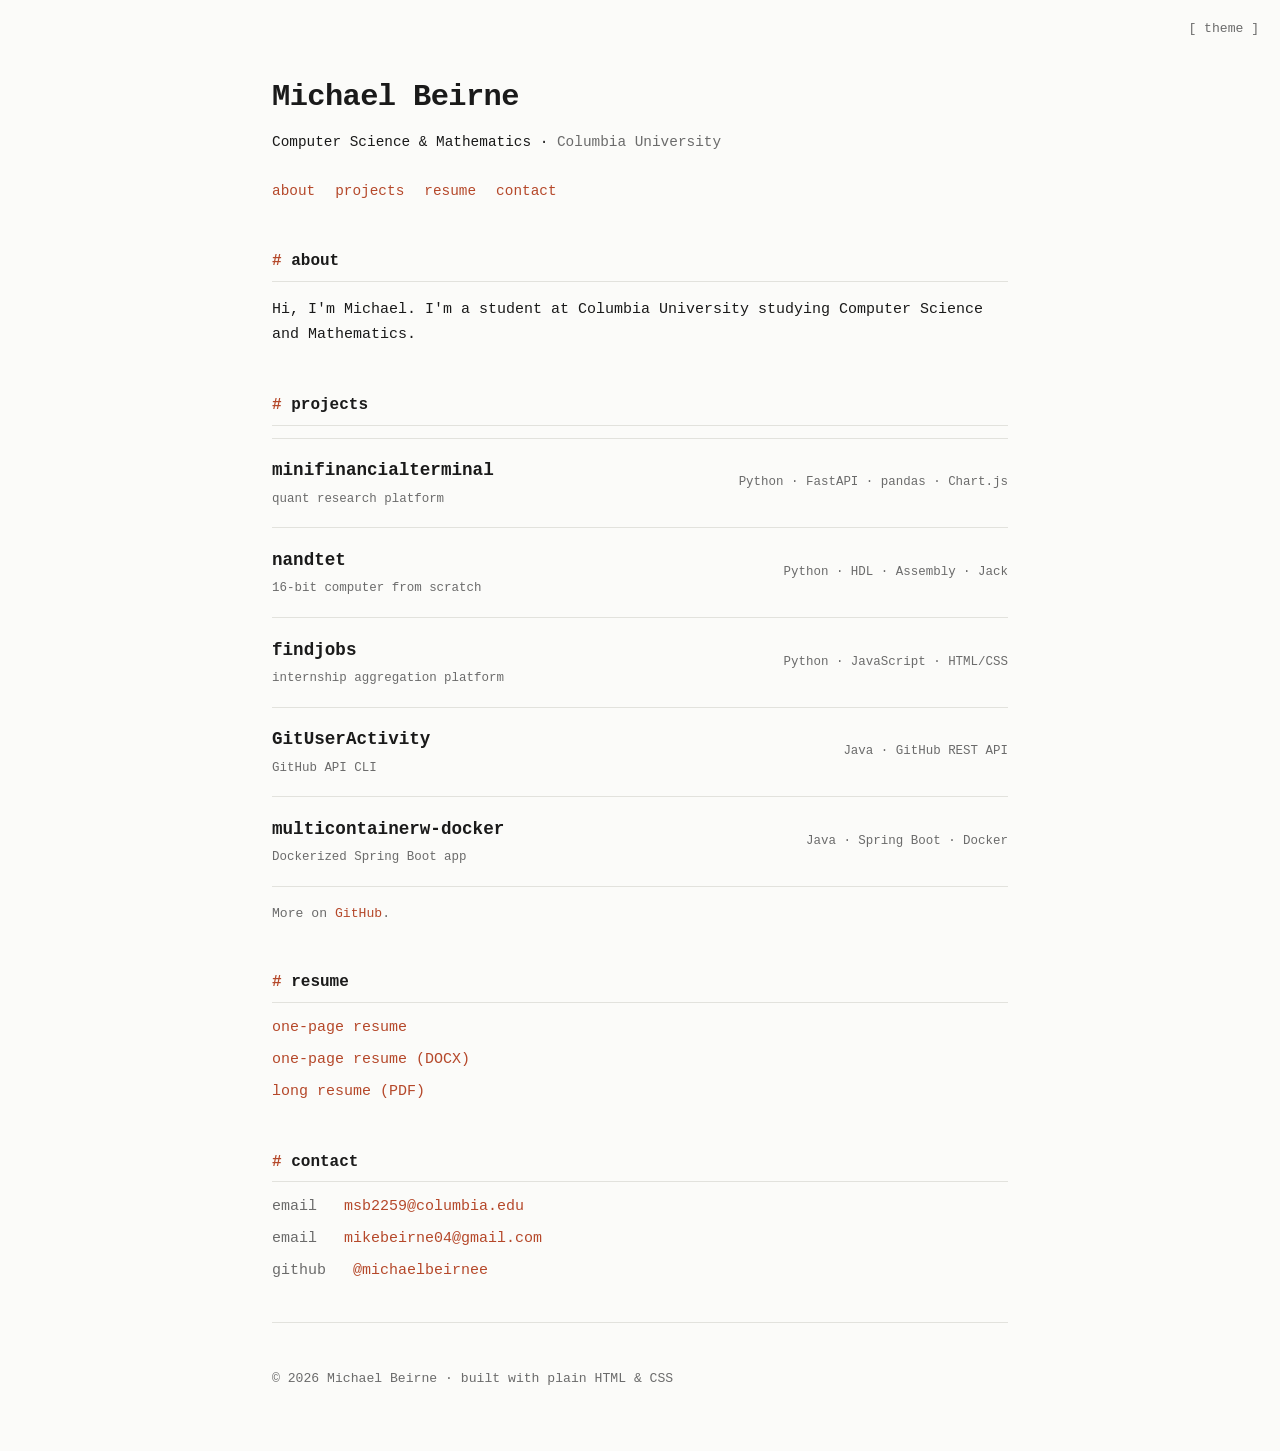
<file: index.html>
<!DOCTYPE html>
<html lang="en">
<head>
  <meta charset="UTF-8" />
  <meta name="viewport" content="width=device-width, initial-scale=1.0" />
  <title>Michael Beirne</title>
  <meta name="description" content="Personal website of Michael Beirne." />
  <link rel="preconnect" href="https://fonts.googleapis.com" />
  <link rel="stylesheet" href="./style.css" />
  <link rel="icon" href="data:image/svg+xml,<svg xmlns=%22http://www.w3.org/2000/svg%22 viewBox=%220 0 100 100%22><text y=%22.9em%22 font-size=%2290%22>%E2%9C%B3</text></svg>" />
</head>
<body>
  <button id="theme-toggle" aria-label="Toggle color theme" title="Toggle theme">[ theme ]</button>

  <main>
    <header class="intro">
      <h1>Michael Beirne</h1>
      <p class="tagline">Computer Science &amp; Mathematics &middot; <span class="muted">Columbia University</span></p>
    </header>

    <nav class="toc">
      <a href="#about">about</a>
      <a href="#projects">projects</a>
      <a href="#resume">resume</a>
      <a href="#contact">contact</a>
    </nav>

    <section id="about">
      <h2>about</h2>
      <p>
        Hi, I'm Michael. I'm a student at Columbia University studying
        Computer Science and Mathematics.
      </p>
    </section>

    <section id="projects">
      <h2>projects</h2>
      <ul class="proj-list">

        <li class="proj-item">
          <div class="proj-info">
            <a href="https://github.com/michaelbeirnee/minifinancialterminal" class="proj-name">minifinancialterminal</a>
            <span class="proj-type muted">quant research platform</span>
          </div>
          <span class="proj-stack muted">Python &middot; FastAPI &middot; pandas &middot; Chart.js</span>
          <div class="proj-preview">
            <div class="demo demo-terminal">
              <div class="demo-topbar">
                <span class="dot"></span><span class="dot"></span><span class="dot"></span>
                <span class="demo-title">market-data &mdash; factor-model</span>
              </div>
              <div class="demo-body">
                <div class="demo-chart">
                  <div class="chart-bars">
                    <div class="bar dn" style="--h:45%"></div>
                    <div class="bar up" style="--h:62%"></div>
                    <div class="bar dn" style="--h:38%"></div>
                    <div class="bar up" style="--h:71%"></div>
                    <div class="bar up" style="--h:55%"></div>
                    <div class="bar dn" style="--h:48%"></div>
                    <div class="bar up" style="--h:80%"></div>
                    <div class="bar dn" style="--h:60%"></div>
                    <div class="bar up" style="--h:74%"></div>
                    <div class="bar up" style="--h:88%"></div>
                    <div class="bar dn" style="--h:66%"></div>
                    <div class="bar up" style="--h:92%"></div>
                  </div>
                </div>
                <div class="demo-metrics">
                  <div class="metric"><span class="mk">CAGR</span><span class="mv gn">+18.4%</span></div>
                  <div class="metric"><span class="mk">Sharpe</span><span class="mv gn">1.87</span></div>
                  <div class="metric"><span class="mk">Sortino</span><span class="mv gn">2.41</span></div>
                  <div class="metric"><span class="mk">Max DD</span><span class="mv rd">-12.3%</span></div>
                  <div class="metric"><span class="mk">Alpha</span><span class="mv gn">0.023</span></div>
                  <div class="metric"><span class="mk">Beta</span><span class="mv">0.84</span></div>
                </div>
              </div>
            </div>
          </div>
        </li>

        <li class="proj-item">
          <div class="proj-info">
            <a href="https://github.com/michaelbeirnee/nandtet" class="proj-name">nandtet</a>
            <span class="proj-type muted">16-bit computer from scratch</span>
          </div>
          <span class="proj-stack muted">Python &middot; HDL &middot; Assembly &middot; Jack</span>
          <div class="proj-preview">
            <div class="demo demo-stack">
              <div class="stack-label">nand2tetris &mdash; full software stack</div>
              <div class="stack-layers">
                <div class="layer la"><span>Tetris (Jack)</span><span class="lr">application</span></div>
                <div class="layer lb"><span>OS Library</span><span class="lr">os</span></div>
                <div class="layer lc"><span>Jack Compiler</span><span class="lr">compiler</span></div>
                <div class="layer ld"><span>VM Translator</span><span class="lr">vm</span></div>
                <div class="layer le"><span>Assembler</span><span class="lr">assembler</span></div>
                <div class="layer lf"><span>CPU / ALU / Gates (HDL)</span><span class="lr">hardware</span></div>
              </div>
            </div>
          </div>
        </li>

        <li class="proj-item">
          <div class="proj-info">
            <a href="https://github.com/michaelbeirnee/findjobs" class="proj-name">findjobs</a>
            <span class="proj-type muted">internship aggregation platform</span>
          </div>
          <span class="proj-stack muted">Python &middot; JavaScript &middot; HTML/CSS</span>
          <div class="proj-preview">
            <div class="demo demo-jobs">
              <div class="jobs-header">
                <span class="jobs-title">findjobs</span>
                <div class="jobs-tabs">
                  <span class="jtab active">SWE</span>
                  <span class="jtab">IB</span>
                  <span class="jtab">PE</span>
                  <span class="jtab">VC</span>
                  <span class="jtab">HF</span>
                </div>
              </div>
              <div class="jobs-list">
                <div class="job-row"><span class="jco">Jane Street</span><span class="jrl">SWE Intern</span><span class="jst open">Open</span></div>
                <div class="job-row"><span class="jco">Citadel</span><span class="jrl">SWE Intern</span><span class="jst applied">Applied</span></div>
                <div class="job-row"><span class="jco">Two Sigma</span><span class="jrl">SWE Intern</span><span class="jst open">Open</span></div>
                <div class="job-row"><span class="jco">DE Shaw</span><span class="jrl">SWE Intern</span><span class="jst closed">Closed</span></div>
                <div class="job-row"><span class="jco">Stripe</span><span class="jrl">SWE Intern</span><span class="jst open">Open</span></div>
                <div class="job-row"><span class="jco">Hudson River</span><span class="jrl">SWE Intern</span><span class="jst applied">Applied</span></div>
              </div>
            </div>
          </div>
        </li>

        <li class="proj-item">
          <div class="proj-info">
            <a href="https://github.com/michaelbeirnee/GitUserActivity" class="proj-name">GitUserActivity</a>
            <span class="proj-type muted">GitHub API CLI</span>
          </div>
          <span class="proj-stack muted">Java &middot; GitHub REST API</span>
          <div class="proj-preview">
            <div class="demo demo-terminal">
              <div class="demo-topbar">
                <span class="dot"></span><span class="dot"></span><span class="dot"></span>
                <span class="demo-title">github-user-events</span>
              </div>
              <div class="demo-body">
                <pre style="margin:0; font-size:0.75rem; line-height:1.3;">java CLI &lt;username&gt;
GET /users/{username}/events
JSON activity payload</pre>
              </div>
            </div>
          </div>
        </li>

        <li class="proj-item">
          <div class="proj-info">
            <a href="https://github.com/michaelbeirnee/multicontainerw-docker" class="proj-name">multicontainerw-docker</a>
            <span class="proj-type muted">Dockerized Spring Boot app</span>
          </div>
          <span class="proj-stack muted">Java &middot; Spring Boot &middot; Docker</span>
          <div class="proj-preview">
            <div class="demo demo-terminal">
              <div class="demo-topbar">
                <span class="dot"></span><span class="dot"></span><span class="dot"></span>
                <span class="demo-title">docker build &amp; run</span>
              </div>
              <div class="demo-body">
                <pre style="margin:0; font-size:0.75rem; line-height:1.3;">mvn clean package -DskipTests
docker build -t todo-app .
docker run -p 3000:3000 todo-app</pre>
              </div>
            </div>
          </div>
        </li>

      </ul>
      <p class="muted small" style="margin-top:1rem">
        More on <a href="https://github.com/michaelbeirnee">GitHub</a>.
      </p>
    </section>

    <section id="resume">
      <h2>resume</h2>
      <ul class="links">
        <li><a href="./resume.html">one-page resume</a></li>
        <li><a href="./Beirne%20Michael%20Columbia.docx">one-page resume (DOCX)</a></li>
        <li><a href="./Michael_Beirne_Long_Resume_Columbia_Format.pdf">long resume (PDF)</a></li>
      </ul>
    </section>

    <section id="contact">
      <h2>contact</h2>
      <ul class="links">
        <li><span class="muted">email</span> &nbsp; <a href="mailto:msb2259@columbia.edu">msb2259@columbia.edu</a></li>
        <li><span class="muted">email</span> &nbsp; <a href="mailto:mikebeirne04@gmail.com">mikebeirne04@gmail.com</a></li>
        <li><span class="muted">github</span> &nbsp; <a href="https://github.com/michaelbeirnee">@michaelbeirnee</a></li>
      </ul>
    </section>
  </main>

  <footer>
    <p class="muted small">&copy; <span id="year"></span> Michael Beirne &middot; built with plain HTML &amp; CSS</p>
  </footer>

  <script src="./script.js"></script>
</body>
</html>
</file>
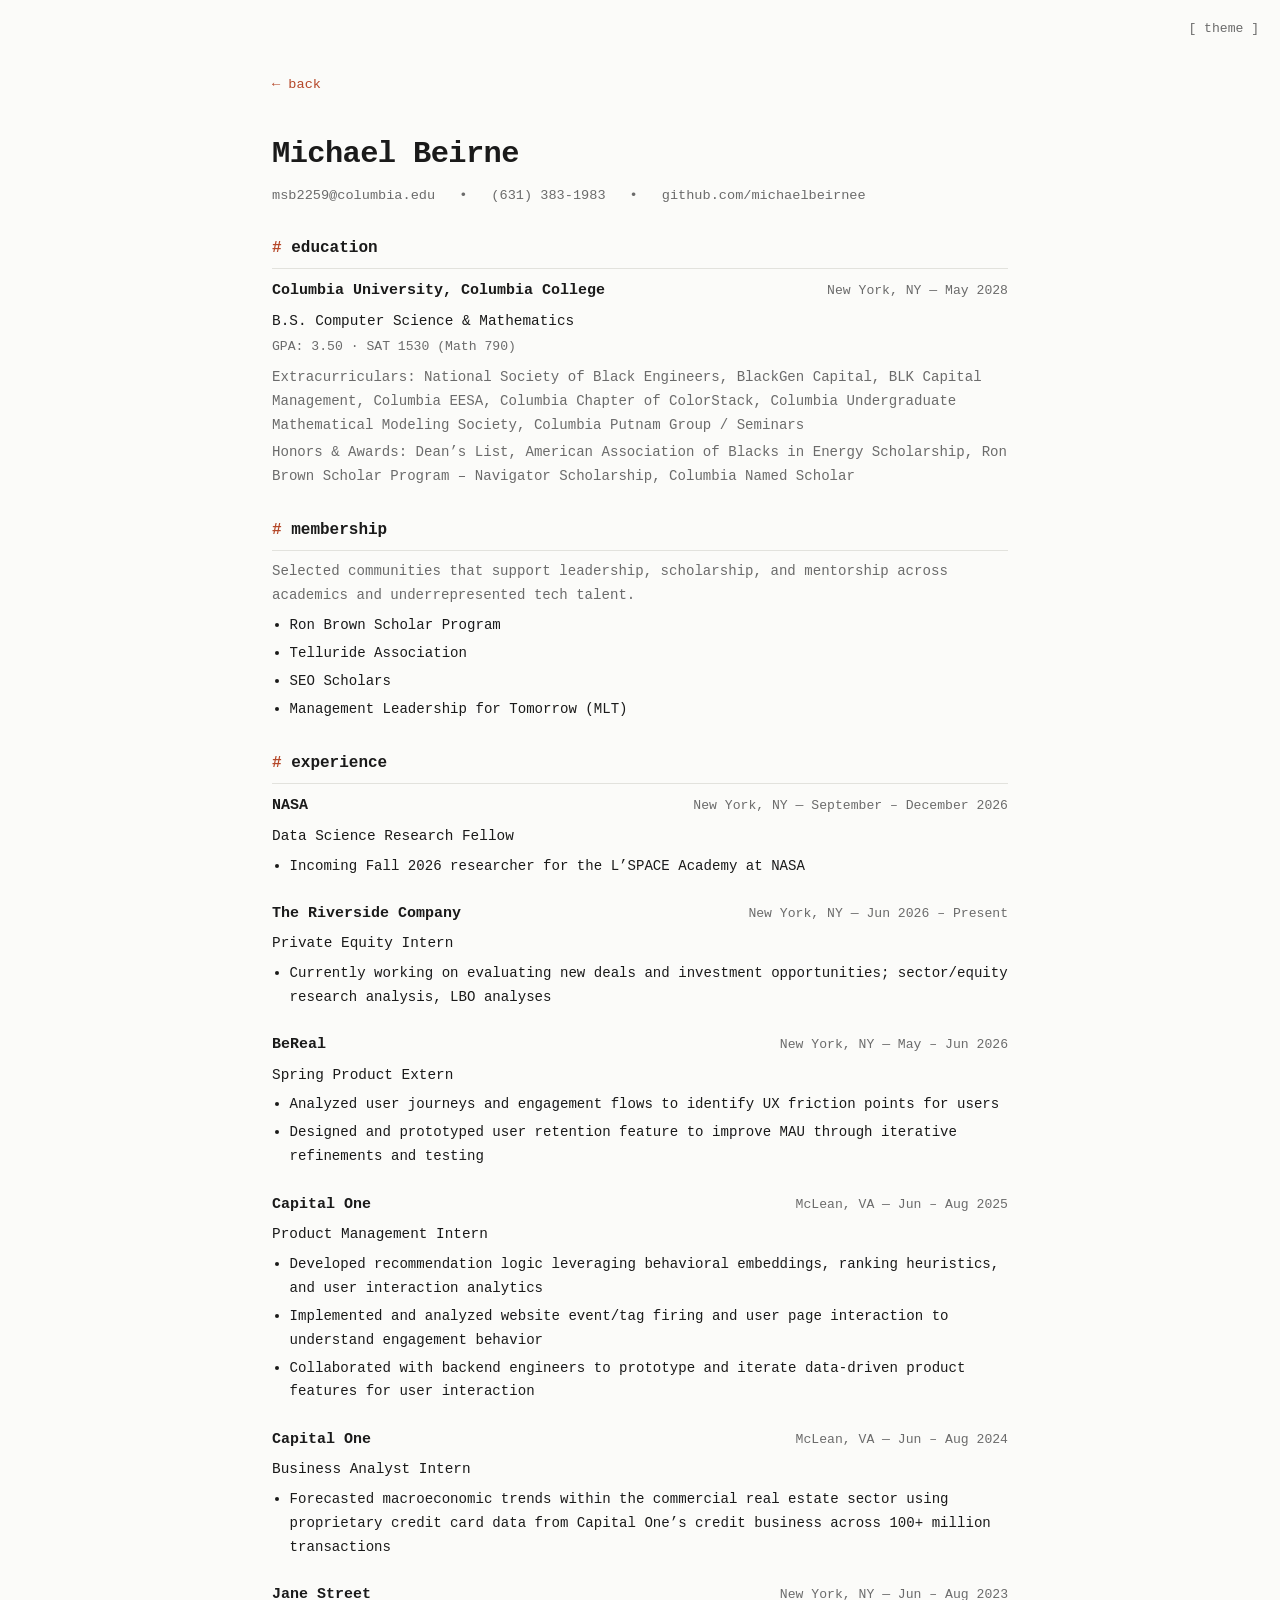
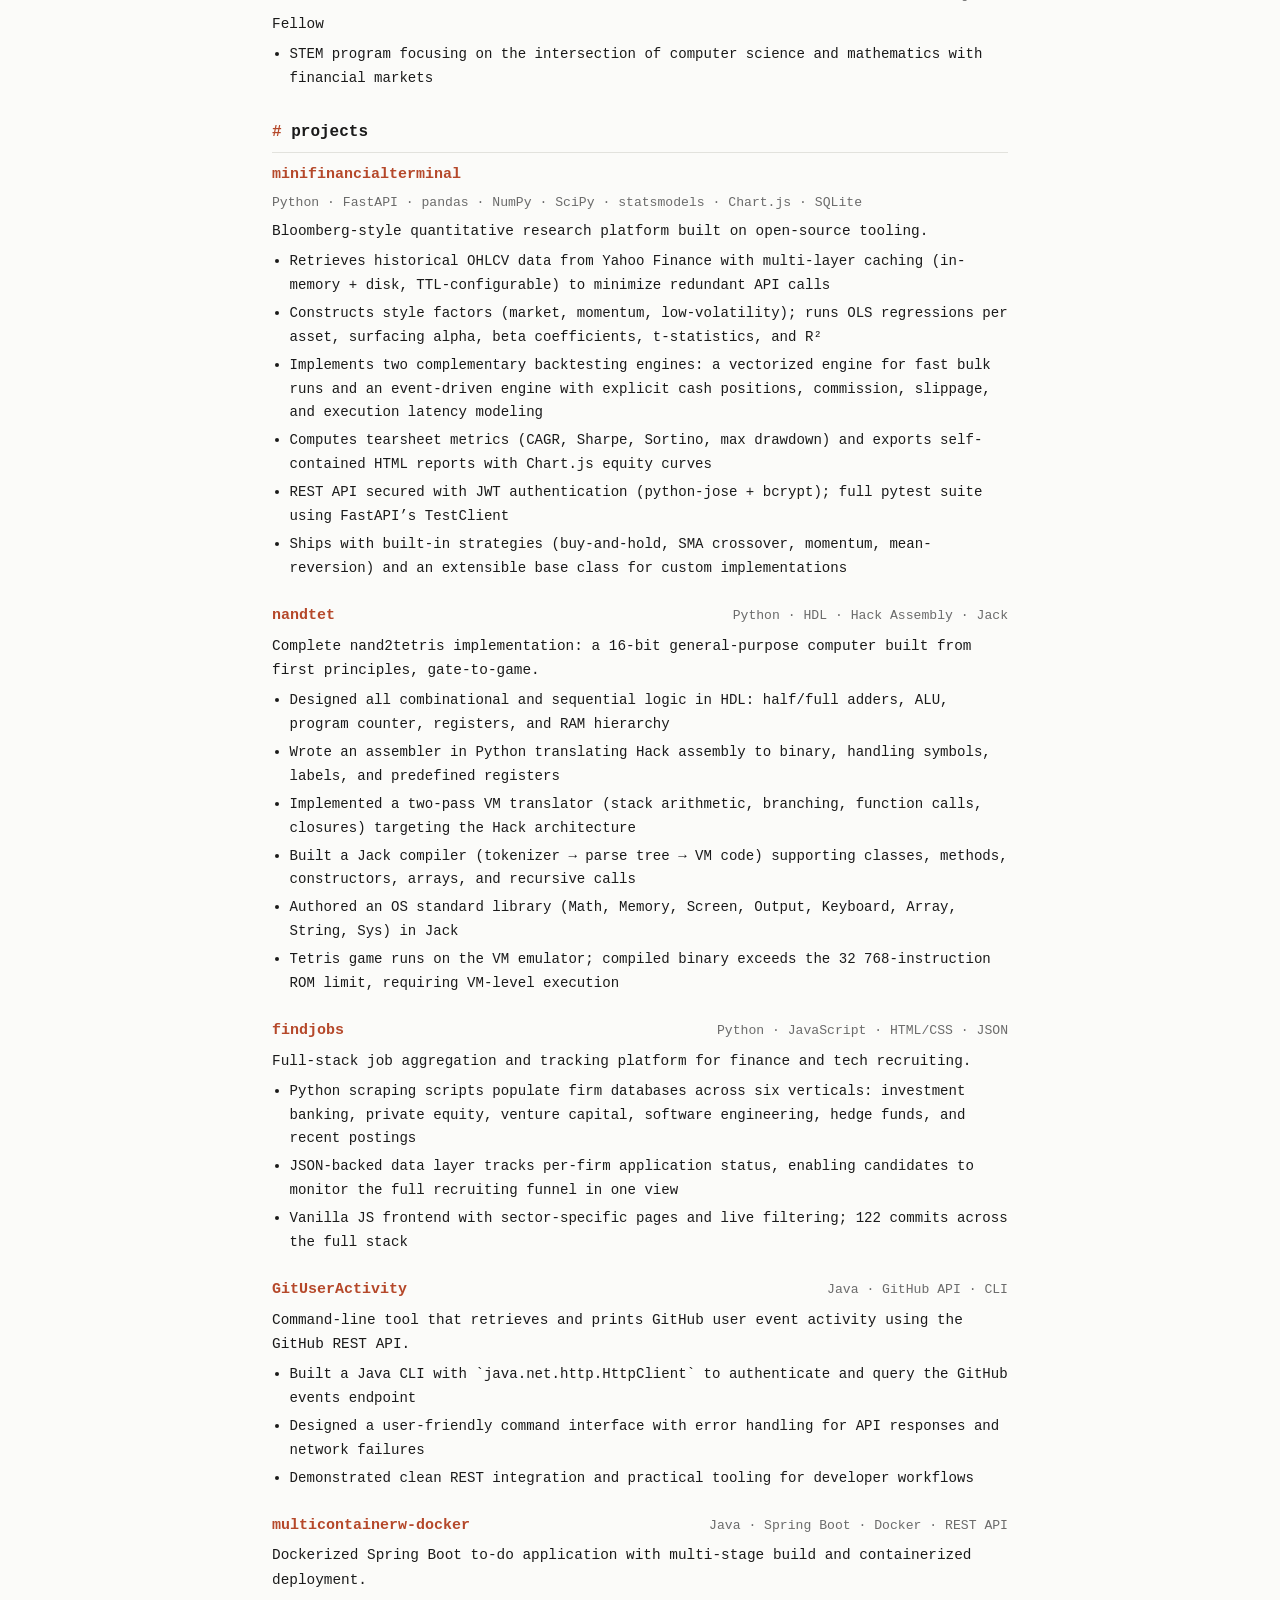
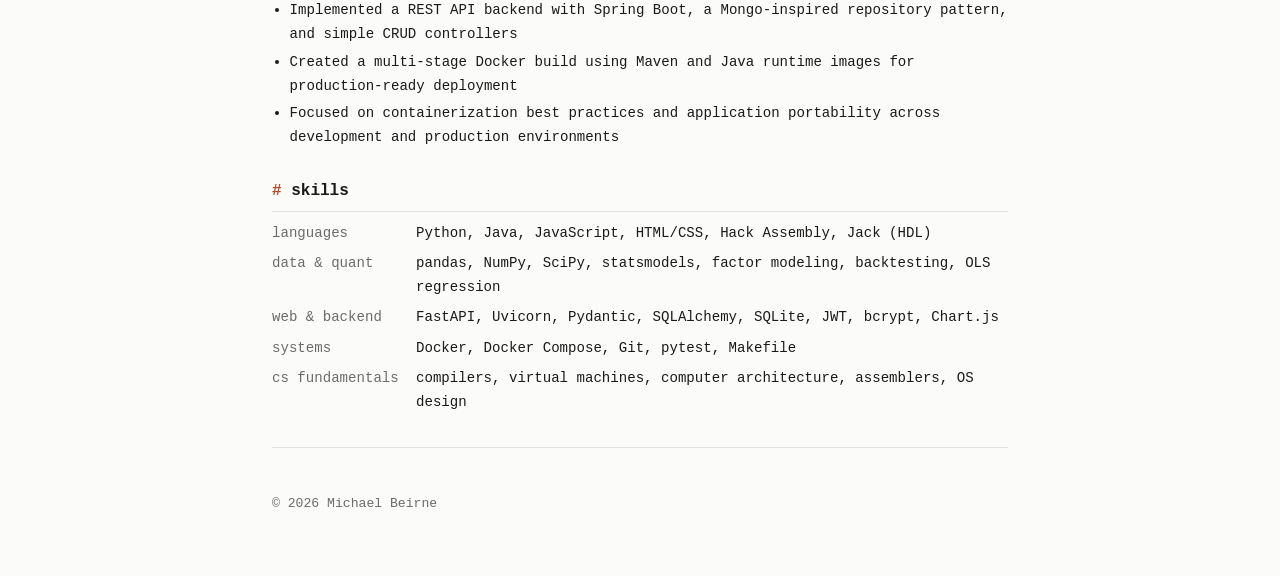
<file: cv.html>
<!DOCTYPE html>
<html lang="en">
<head>
  <meta charset="UTF-8" />
  <meta name="viewport" content="width=device-width, initial-scale=1.0" />
  <title>Michael Beirne — CV</title>
  <link rel="stylesheet" href="./style.css" />
  <style>
    @media print {
      #theme-toggle, .back, footer { display: none; }
      body { font-size: 13px; }
      main { padding: 1rem 0; }
    }
    .resume-header { margin-bottom: 0.5rem; }
    .resume-header h1 { margin-bottom: 0.2rem; }
    .resume-contact {
      font-size: 0.85rem;
      color: var(--muted);
      display: flex;
      flex-wrap: wrap;
      gap: 0 1.5rem;
      margin-bottom: 0.25rem;
    }
    .resume-contact a { color: var(--muted); border-bottom: none; }
    .resume-contact a:hover { color: var(--accent); }
    .resume-section { margin-top: 1.75rem; }
    .resume-section h2 {
      margin-top: 0;
      margin-bottom: 0.6rem;
    }
    .resume-entry { margin-bottom: 1.4rem; }
    .resume-entry-header {
      display: flex;
      justify-content: space-between;
      align-items: baseline;
      flex-wrap: wrap;
      gap: 0.25rem;
    }
    .resume-entry-title { font-weight: 700; }
    .resume-entry-meta { color: var(--muted); font-size: 0.82rem; }
    .resume-entry p {
      margin: 0.3rem 0 0;
      font-size: 0.9rem;
    }
    .resume-entry ul {
      margin: 0.4rem 0 0 1.1rem;
      padding: 0;
      font-size: 0.88rem;
    }
    .resume-entry ul li { margin-bottom: 0.25rem; }
    .skills-grid {
      display: grid;
      grid-template-columns: 8rem 1fr;
      gap: 0.4rem 1rem;
      font-size: 0.88rem;
    }
    .skills-label { color: var(--muted); }
    .tag {
      display: inline-block;
      font-size: 0.75rem;
      color: var(--muted);
      border: 1px solid var(--line);
      border-radius: 3px;
      padding: 0 0.35rem;
      margin-right: 0.25rem;
      line-height: 1.5;
    }
    .coursework {
      font-size: 0.88rem;
      columns: 2;
      column-gap: 2rem;
    }
    .coursework li { margin-bottom: 0.2rem; break-inside: avoid; }
  </style>
</head>
<body>
  <button id="theme-toggle" aria-label="Toggle color theme" title="Toggle theme">[ theme ]</button>

  <main>
    <a href="./index.html" class="back">&larr; back</a>

    <div class="resume-header">
      <h1>Michael Beirne</h1>
      <div class="resume-contact">
        <a href="mailto:msb2259@columbia.edu">msb2259@columbia.edu</a>
        <span>•</span>
        (631) 383-1983
        <span>•</span>
        <a href="https://github.com/michaelbeirnee">github.com/michaelbeirnee</a>
      </div>
    </div>

    <div class="resume-section">
      <h2>education</h2>
      <div class="resume-entry">
        <div class="resume-entry-header">
          <span class="resume-entry-title">Columbia University, Columbia College</span>
          <span class="resume-entry-meta">New York, NY &mdash; May 2028</span>
        </div>
        <p>B.S. Computer Science &amp; Mathematics</p>
        <p class="muted" style="font-size:0.82rem; margin-top:0.15rem;">GPA: 3.50 &middot; SAT 1530 (Math 790)</p>
        <p class="muted" style="font-size:0.88rem; margin-top:0.5rem;">Extracurriculars: National Society of Black Engineers, BlackGen Capital, BLK Capital Management, Columbia EESA, Columbia Chapter of ColorStack, Columbia Undergraduate Mathematical Modeling Society, Columbia Putnam Group / Seminars</p>
        <p class="muted" style="font-size:0.88rem; margin-top:0.2rem;">Honors &amp; Awards: Dean’s List, American Association of Blacks in Energy Scholarship, Ron Brown Scholar Program – Navigator Scholarship, Columbia Named Scholar</p>
      </div>
    </div>

    <div class="resume-section">
      <h2>membership</h2>
      <div class="resume-entry">
        <p class="muted" style="font-size:0.88rem; margin-top:0.2rem;">Selected communities that support leadership, scholarship, and mentorship across academics and underrepresented tech talent.</p>
        <ul>
          <li>Ron Brown Scholar Program</li>
          <li>Telluride Association</li>
          <li>SEO Scholars</li>
          <li>Management Leadership for Tomorrow (MLT)</li>
        </ul>
      </div>
    </div>

    <div class="resume-section">
      <h2>experience</h2>

      <div class="resume-entry">
        <div class="resume-entry-header">
          <span class="resume-entry-title">NASA</span>
          <span class="resume-entry-meta">New York, NY &mdash; September &ndash; December 2026</span>
        </div>
        <p>Data Science Research Fellow</p>
        <ul>
          <li>Incoming Fall 2026 researcher for the L’SPACE Academy at NASA</li>
        </ul>
      </div>

      <div class="resume-entry">
        <div class="resume-entry-header">
          <span class="resume-entry-title">The Riverside Company</span>
          <span class="resume-entry-meta">New York, NY &mdash; Jun 2026 – Present</span>
        </div>
        <p>Private Equity Intern</p>
        <ul>
          <li>Currently working on evaluating new deals and investment opportunities; sector/equity research analysis, LBO analyses</li>
        </ul>
      </div>

      <div class="resume-entry">
        <div class="resume-entry-header">
          <span class="resume-entry-title">BeReal</span>
          <span class="resume-entry-meta">New York, NY &mdash; May – Jun 2026</span>
        </div>
        <p>Spring Product Extern</p>
        <ul>
          <li>Analyzed user journeys and engagement flows to identify UX friction points for users</li>
          <li>Designed and prototyped user retention feature to improve MAU through iterative refinements and testing</li>
        </ul>
      </div>

      <div class="resume-entry">
        <div class="resume-entry-header">
          <span class="resume-entry-title">Capital One</span>
          <span class="resume-entry-meta">McLean, VA &mdash; Jun – Aug 2025</span>
        </div>
        <p>Product Management Intern</p>
        <ul>
          <li>Developed recommendation logic leveraging behavioral embeddings, ranking heuristics, and user interaction analytics</li>
          <li>Implemented and analyzed website event/tag firing and user page interaction to understand engagement behavior</li>
          <li>Collaborated with backend engineers to prototype and iterate data-driven product features for user interaction</li>
        </ul>
      </div>

      <div class="resume-entry">
        <div class="resume-entry-header">
          <span class="resume-entry-title">Capital One</span>
          <span class="resume-entry-meta">McLean, VA &mdash; Jun – Aug 2024</span>
        </div>
        <p>Business Analyst Intern</p>
        <ul>
          <li>Forecasted macroeconomic trends within the commercial real estate sector using proprietary credit card data from Capital One’s credit business across 100+ million transactions</li>
        </ul>
      </div>

      <div class="resume-entry">
        <div class="resume-entry-header">
          <span class="resume-entry-title">Jane Street</span>
          <span class="resume-entry-meta">New York, NY &mdash; Jun – Aug 2023</span>
        </div>
        <p>Fellow</p>
        <ul>
          <li>STEM program focusing on the intersection of computer science and mathematics with financial markets</li>
        </ul>
      </div>
    </div>

    <div class="resume-section">
      <h2>projects</h2>

      <div class="resume-entry">
        <div class="resume-entry-header">
          <span class="resume-entry-title"><a href="https://github.com/michaelbeirnee/minifinancialterminal">minifinancialterminal</a></span>
          <span class="resume-entry-meta">Python &middot; FastAPI &middot; pandas &middot; NumPy &middot; SciPy &middot; statsmodels &middot; Chart.js &middot; SQLite</span>
        </div>
        <p>Bloomberg-style quantitative research platform built on open-source tooling.</p>
        <ul>
          <li>Retrieves historical OHLCV data from Yahoo Finance with multi-layer caching (in-memory + disk, TTL-configurable) to minimize redundant API calls</li>
          <li>Constructs style factors (market, momentum, low-volatility); runs OLS regressions per asset, surfacing alpha, beta coefficients, t-statistics, and R&sup2;</li>
          <li>Implements two complementary backtesting engines: a vectorized engine for fast bulk runs and an event-driven engine with explicit cash positions, commission, slippage, and execution latency modeling</li>
          <li>Computes tearsheet metrics (CAGR, Sharpe, Sortino, max drawdown) and exports self-contained HTML reports with Chart.js equity curves</li>
          <li>REST API secured with JWT authentication (python-jose + bcrypt); full pytest suite using FastAPI&rsquo;s TestClient</li>
          <li>Ships with built-in strategies (buy-and-hold, SMA crossover, momentum, mean-reversion) and an extensible base class for custom implementations</li>
        </ul>
      </div>

      <div class="resume-entry">
        <div class="resume-entry-header">
          <span class="resume-entry-title"><a href="https://github.com/michaelbeirnee/nandtet">nandtet</a></span>
          <span class="resume-entry-meta">Python &middot; HDL &middot; Hack Assembly &middot; Jack</span>
        </div>
        <p>Complete nand2tetris implementation: a 16-bit general-purpose computer built from first principles, gate-to-game.</p>
        <ul>
          <li>Designed all combinational and sequential logic in HDL: half/full adders, ALU, program counter, registers, and RAM hierarchy</li>
          <li>Wrote an assembler in Python translating Hack assembly to binary, handling symbols, labels, and predefined registers</li>
          <li>Implemented a two-pass VM translator (stack arithmetic, branching, function calls, closures) targeting the Hack architecture</li>
          <li>Built a Jack compiler (tokenizer &rarr; parse tree &rarr; VM code) supporting classes, methods, constructors, arrays, and recursive calls</li>
          <li>Authored an OS standard library (Math, Memory, Screen, Output, Keyboard, Array, String, Sys) in Jack</li>
          <li>Tetris game runs on the VM emulator; compiled binary exceeds the 32 768-instruction ROM limit, requiring VM-level execution</li>
        </ul>
      </div>

      <div class="resume-entry">
        <div class="resume-entry-header">
          <span class="resume-entry-title"><a href="https://github.com/michaelbeirnee/findjobs">findjobs</a></span>
          <span class="resume-entry-meta">Python &middot; JavaScript &middot; HTML/CSS &middot; JSON</span>
        </div>
        <p>Full-stack job aggregation and tracking platform for finance and tech recruiting.</p>
        <ul>
          <li>Python scraping scripts populate firm databases across six verticals: investment banking, private equity, venture capital, software engineering, hedge funds, and recent postings</li>
          <li>JSON-backed data layer tracks per-firm application status, enabling candidates to monitor the full recruiting funnel in one view</li>
          <li>Vanilla JS frontend with sector-specific pages and live filtering; 122 commits across the full stack</li>
        </ul>
      </div>

      <div class="resume-entry">
        <div class="resume-entry-header">
          <span class="resume-entry-title"><a href="https://github.com/michaelbeirnee/GitUserActivity">GitUserActivity</a></span>
          <span class="resume-entry-meta">Java &middot; GitHub API &middot; CLI</span>
        </div>
        <p>Command-line tool that retrieves and prints GitHub user event activity using the GitHub REST API.</p>
        <ul>
          <li>Built a Java CLI with `java.net.http.HttpClient` to authenticate and query the GitHub events endpoint</li>
          <li>Designed a user-friendly command interface with error handling for API responses and network failures</li>
          <li>Demonstrated clean REST integration and practical tooling for developer workflows</li>
        </ul>
      </div>

      <div class="resume-entry">
        <div class="resume-entry-header">
          <span class="resume-entry-title"><a href="https://github.com/michaelbeirnee/multicontainerw-docker">multicontainerw-docker</a></span>
          <span class="resume-entry-meta">Java &middot; Spring Boot &middot; Docker &middot; REST API</span>
        </div>
        <p>Dockerized Spring Boot to-do application with multi-stage build and containerized deployment.</p>
        <ul>
          <li>Implemented a REST API backend with Spring Boot, a Mongo-inspired repository pattern, and simple CRUD controllers</li>
          <li>Created a multi-stage Docker build using Maven and Java runtime images for production-ready deployment</li>
          <li>Focused on containerization best practices and application portability across development and production environments</li>
        </ul>
      </div>
    </div>

    <div class="resume-section">
      <h2>skills</h2>
      <div class="skills-grid">
        <span class="skills-label">languages</span>
        <span>Python, Java, JavaScript, HTML/CSS, Hack Assembly, Jack (HDL)</span>
        <span class="skills-label">data &amp; quant</span>
        <span>pandas, NumPy, SciPy, statsmodels, factor modeling, backtesting, OLS regression</span>
        <span class="skills-label">web &amp; backend</span>
        <span>FastAPI, Uvicorn, Pydantic, SQLAlchemy, SQLite, JWT, bcrypt, Chart.js</span>
        <span class="skills-label">systems</span>
        <span>Docker, Docker Compose, Git, pytest, Makefile</span>
        <span class="skills-label">cs fundamentals</span>
        <span>compilers, virtual machines, computer architecture, assemblers, OS design</span>
      </div>
    </div>
  </main>

  <footer>
    <p class="muted small">&copy; <span id="year"></span> Michael Beirne</p>
  </footer>

  <script src="./script.js"></script>
</body>
</html>
</file>
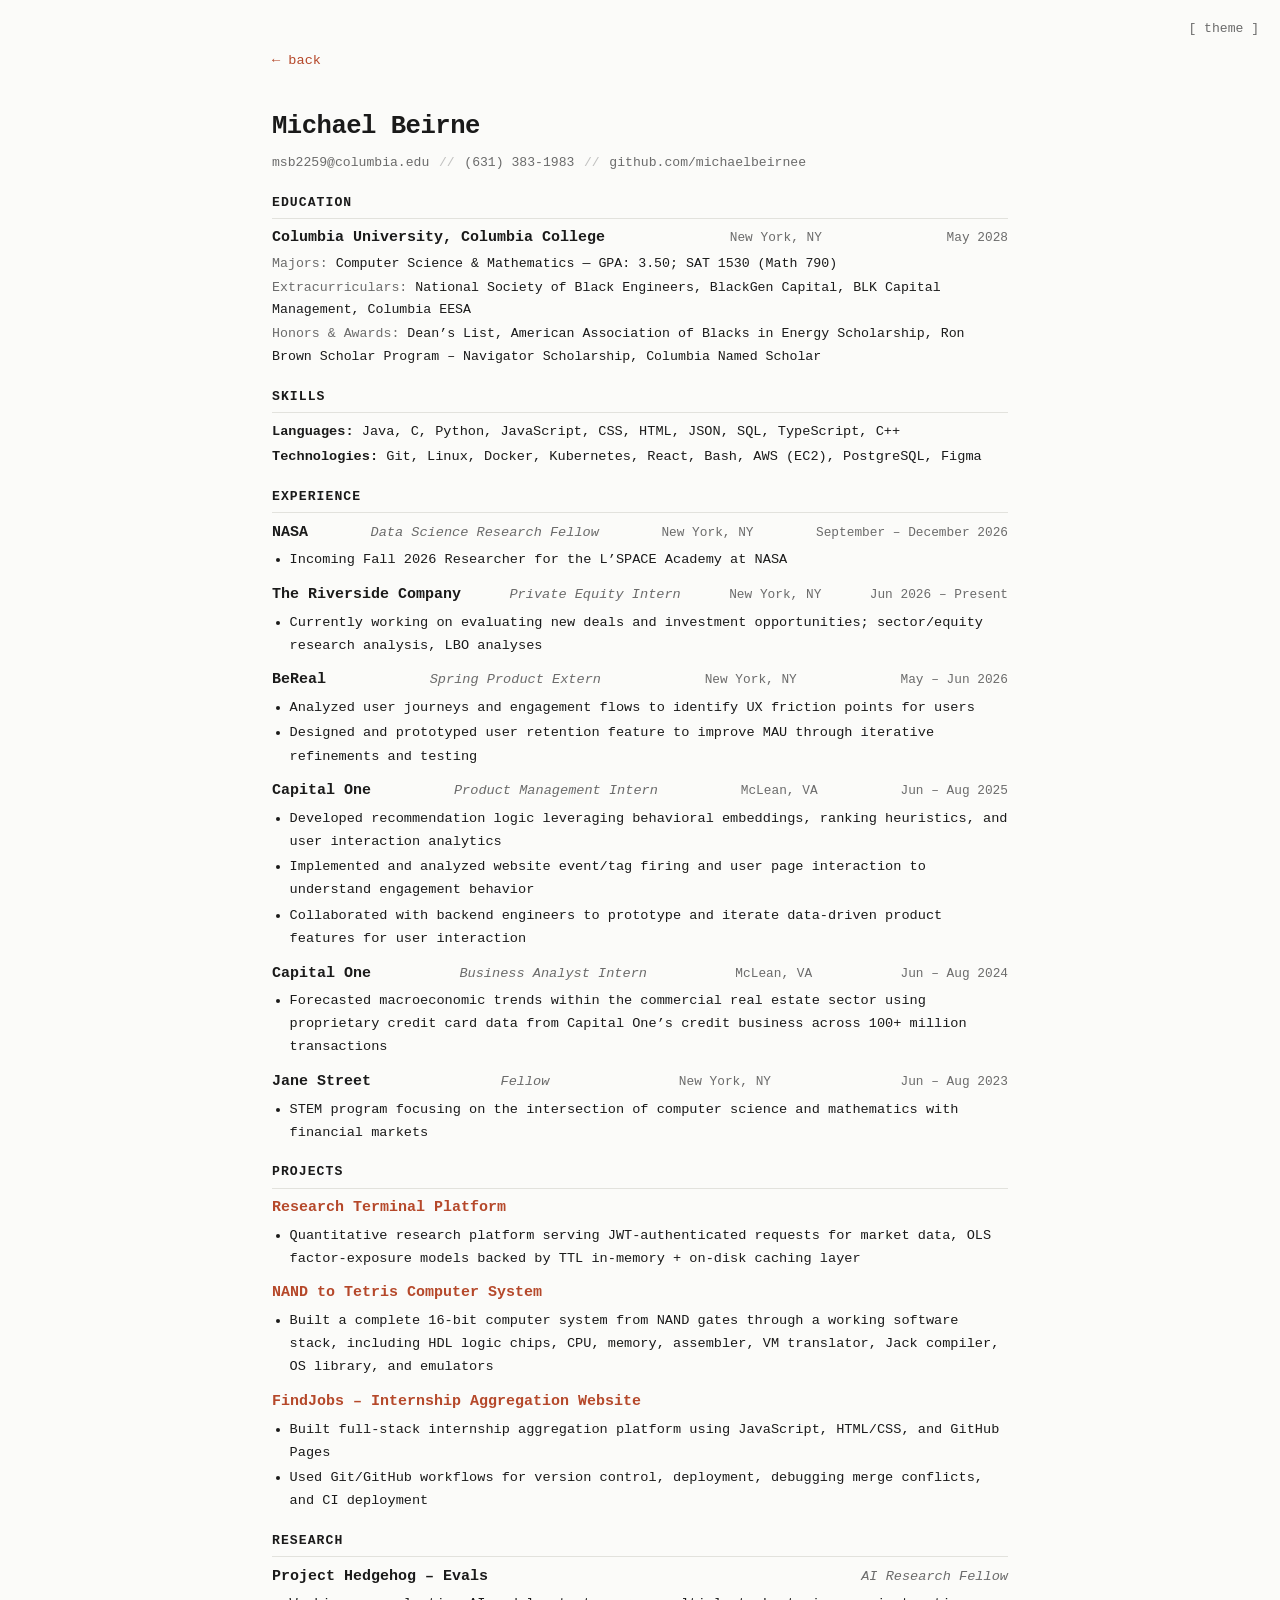
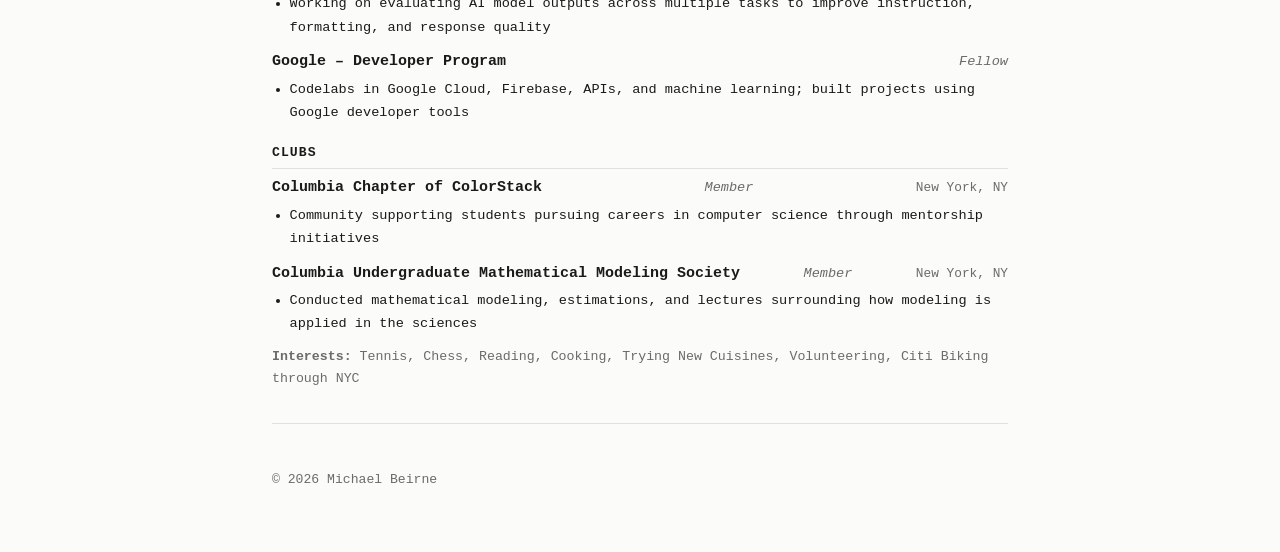
<file: resume.html>
<!DOCTYPE html>
<html lang="en">
<head>
  <meta charset="UTF-8" />
  <meta name="viewport" content="width=device-width, initial-scale=1.0" />
  <title>Michael Beirne — Resume</title>
  <link rel="stylesheet" href="./style.css" />
  <style>
    @media print {
      #theme-toggle, .back, footer { display: none; }
      body { font-size: 12px; padding: 0; }
      main { padding: 0.5rem 1rem; max-width: 100%; }
      a { color: inherit !important; border-bottom: none !important; }
    }

    main { padding: 3rem 0 2rem; }

    /* header */
    .r-name {
      font-size: 1.6rem;
      font-weight: 700;
      letter-spacing: -0.02em;
      margin: 0 0 0.2rem;
    }
    .r-contact {
      font-size: 0.82rem;
      color: var(--muted);
      display: flex;
      flex-wrap: wrap;
      gap: 0 0.6rem;
      margin-bottom: 0.15rem;
    }
    .r-contact span { opacity: 0.4; }
    .r-contact a { color: var(--muted); border-bottom: none; }
    .r-contact a:hover { color: var(--accent); }

    /* section */
    .r-section { margin-top: 1.1rem; }
    .r-section h2 {
      font-size: 0.82rem;
      font-weight: 700;
      text-transform: uppercase;
      letter-spacing: 0.08em;
      margin: 0 0 0.4rem;
      padding-bottom: 0.25rem;
      border-bottom: 1px solid var(--line);
    }
    .r-section h2::before { content: none; }

    /* entry rows */
    .r-entry { margin-bottom: 0.65rem; }
    .r-entry-head {
      display: flex;
      justify-content: space-between;
      align-items: baseline;
      flex-wrap: wrap;
      gap: 0.1rem 0.5rem;
    }
    .r-org { font-weight: 700; }
    .r-role { color: var(--muted); font-style: italic; font-size: 0.85rem; }
    .r-date { color: var(--muted); font-size: 0.8rem; white-space: nowrap; }
    .r-loc  { color: var(--muted); font-size: 0.8rem; }

    ul.r-bullets {
      margin: 0.2rem 0 0 1.1rem;
      padding: 0;
      font-size: 0.85rem;
    }
    ul.r-bullets li { margin-bottom: 0.15rem; }

    /* education sub-lines */
    .r-sub { font-size: 0.83rem; margin: 0.1rem 0 0; }
    .r-sub .muted { color: var(--muted); }

    /* skills inline */
    .r-skills { font-size: 0.85rem; }
    .r-skills-row { margin-bottom: 0.15rem; }
    .r-skills-label { font-weight: 700; }

    /* interests */
    .r-interests { font-size: 0.83rem; color: var(--muted); margin-top: 0.3rem; }
  </style>
</head>
<body>
  <button id="theme-toggle" aria-label="Toggle color theme" title="Toggle theme">[ theme ]</button>

  <main>
    <a href="./index.html" class="back">&larr; back</a>

    <!-- Header -->
    <h1 class="r-name">Michael Beirne</h1>
    <div class="r-contact">
      <a href="mailto:msb2259@columbia.edu">msb2259@columbia.edu</a>
      <span>//</span>
      (631) 383-1983
      <span>//</span>
      <a href="https://github.com/michaelbeirnee">github.com/michaelbeirnee</a>
    </div>

    <!-- Education -->
    <div class="r-section">
      <h2>Education</h2>
      <div class="r-entry">
        <div class="r-entry-head">
          <span class="r-org">Columbia University, Columbia College</span>
          <span class="r-loc">New York, NY</span>
          <span class="r-date">May 2028</span>
        </div>
        <p class="r-sub"><span class="muted">Majors:</span> Computer Science &amp; Mathematics &mdash; GPA: 3.50; SAT 1530 (Math 790)</p>
        <p class="r-sub"><span class="muted">Extracurriculars:</span> National Society of Black Engineers, BlackGen Capital, BLK Capital Management, Columbia EESA</p>
        <p class="r-sub"><span class="muted">Honors &amp; Awards:</span> Dean&rsquo;s List, American Association of Blacks in Energy Scholarship, Ron Brown Scholar Program &ndash; Navigator Scholarship, Columbia Named Scholar</p>
      </div>
    </div>

    <!-- Skills -->
    <div class="r-section">
      <h2>Skills</h2>
      <div class="r-skills">
        <div class="r-skills-row"><span class="r-skills-label">Languages:</span> Java, C, Python, JavaScript, CSS, HTML, JSON, SQL, TypeScript, C++</div>
        <div class="r-skills-row"><span class="r-skills-label">Technologies:</span> Git, Linux, Docker, Kubernetes, React, Bash, AWS (EC2), PostgreSQL, Figma</div>
      </div>
    </div>

    <!-- Experience -->
    <div class="r-section">
      <h2>Experience</h2>

      <div class="r-entry">
        <div class="r-entry-head">
          <span class="r-org">NASA</span>
          <span class="r-role">Data Science Research Fellow</span>
          <span class="r-loc">New York, NY</span>
          <span class="r-date">September &ndash; December 2026</span>
        </div>
        <ul class="r-bullets">
          <li>Incoming Fall 2026 Researcher for the L&rsquo;SPACE Academy at NASA</li>
        </ul>
      </div>

      <div class="r-entry">
        <div class="r-entry-head">
          <span class="r-org">The Riverside Company</span>
          <span class="r-role">Private Equity Intern</span>
          <span class="r-loc">New York, NY</span>
          <span class="r-date">Jun 2026 &ndash; Present</span>
        </div>
        <ul class="r-bullets">
          <li>Currently working on evaluating new deals and investment opportunities; sector/equity research analysis, LBO analyses</li>
        </ul>
      </div>

      <div class="r-entry">
        <div class="r-entry-head">
          <span class="r-org">BeReal</span>
          <span class="r-role">Spring Product Extern</span>
          <span class="r-loc">New York, NY</span>
          <span class="r-date">May &ndash; Jun 2026</span>
        </div>
        <ul class="r-bullets">
          <li>Analyzed user journeys and engagement flows to identify UX friction points for users</li>
          <li>Designed and prototyped user retention feature to improve MAU through iterative refinements and testing</li>
        </ul>
      </div>

      <div class="r-entry">
        <div class="r-entry-head">
          <span class="r-org">Capital One</span>
          <span class="r-role">Product Management Intern</span>
          <span class="r-loc">McLean, VA</span>
          <span class="r-date">Jun &ndash; Aug 2025</span>
        </div>
        <ul class="r-bullets">
          <li>Developed recommendation logic leveraging behavioral embeddings, ranking heuristics, and user interaction analytics</li>
          <li>Implemented and analyzed website event/tag firing and user page interaction to understand engagement behavior</li>
          <li>Collaborated with backend engineers to prototype and iterate data-driven product features for user interaction</li>
        </ul>
      </div>

      <div class="r-entry">
        <div class="r-entry-head">
          <span class="r-org">Capital One</span>
          <span class="r-role">Business Analyst Intern</span>
          <span class="r-loc">McLean, VA</span>
          <span class="r-date">Jun &ndash; Aug 2024</span>
        </div>
        <ul class="r-bullets">
          <li>Forecasted macroeconomic trends within the commercial real estate sector using proprietary credit card data from Capital One&rsquo;s credit business across 100+ million transactions</li>
        </ul>
      </div>

      <div class="r-entry">
        <div class="r-entry-head">
          <span class="r-org">Jane Street</span>
          <span class="r-role">Fellow</span>
          <span class="r-loc">New York, NY</span>
          <span class="r-date">Jun &ndash; Aug 2023</span>
        </div>
        <ul class="r-bullets">
          <li>STEM program focusing on the intersection of computer science and mathematics with financial markets</li>
        </ul>
      </div>
    </div>

    <!-- Projects -->
    <div class="r-section">
      <h2>Projects</h2>

      <div class="r-entry">
        <div class="r-entry-head">
          <span class="r-org"><a href="https://github.com/michaelbeirnee/minifinancialterminal">Research Terminal Platform</a></span>
        </div>
        <ul class="r-bullets">
          <li>Quantitative research platform serving JWT-authenticated requests for market data, OLS factor-exposure models backed by TTL in-memory + on-disk caching layer</li>
        </ul>
      </div>

      <div class="r-entry">
        <div class="r-entry-head">
          <span class="r-org"><a href="https://github.com/michaelbeirnee/nandtet">NAND to Tetris Computer System</a></span>
        </div>
        <ul class="r-bullets">
          <li>Built a complete 16-bit computer system from NAND gates through a working software stack, including HDL logic chips, CPU, memory, assembler, VM translator, Jack compiler, OS library, and emulators</li>
        </ul>
      </div>

      <div class="r-entry">
        <div class="r-entry-head">
          <span class="r-org"><a href="https://github.com/michaelbeirnee/findjobs">FindJobs &ndash; Internship Aggregation Website</a></span>
        </div>
        <ul class="r-bullets">
          <li>Built full-stack internship aggregation platform using JavaScript, HTML/CSS, and GitHub Pages</li>
          <li>Used Git/GitHub workflows for version control, deployment, debugging merge conflicts, and CI deployment</li>
        </ul>
      </div>
    </div>

    <!-- Research -->
    <div class="r-section">
      <h2>Research</h2>

      <div class="r-entry">
        <div class="r-entry-head">
          <span class="r-org">Project Hedgehog &ndash; Evals</span>
          <span class="r-role">AI Research Fellow</span>
        </div>
        <ul class="r-bullets">
          <li>Working on evaluating AI model outputs across multiple tasks to improve instruction, formatting, and response quality</li>
        </ul>
      </div>

      <div class="r-entry">
        <div class="r-entry-head">
          <span class="r-org">Google &ndash; Developer Program</span>
          <span class="r-role">Fellow</span>
        </div>
        <ul class="r-bullets">
          <li>Codelabs in Google Cloud, Firebase, APIs, and machine learning; built projects using Google developer tools</li>
        </ul>
      </div>
    </div>

    <!-- Clubs -->
    <div class="r-section">
      <h2>Clubs</h2>

      <div class="r-entry">
        <div class="r-entry-head">
          <span class="r-org">Columbia Chapter of ColorStack</span>
          <span class="r-role">Member</span>
          <span class="r-loc">New York, NY</span>
        </div>
        <ul class="r-bullets">
          <li>Community supporting students pursuing careers in computer science through mentorship initiatives</li>
        </ul>
      </div>

      <div class="r-entry">
        <div class="r-entry-head">
          <span class="r-org">Columbia Undergraduate Mathematical Modeling Society</span>
          <span class="r-role">Member</span>
          <span class="r-loc">New York, NY</span>
        </div>
        <ul class="r-bullets">
          <li>Conducted mathematical modeling, estimations, and lectures surrounding how modeling is applied in the sciences</li>
        </ul>
      </div>
    </div>

    <div class="r-interests">
      <strong>Interests:</strong> Tennis, Chess, Reading, Cooking, Trying New Cuisines, Volunteering, Citi Biking through NYC
    </div>
  </main>

  <footer>
    <p class="muted small">&copy; <span id="year"></span> Michael Beirne</p>
  </footer>

  <script src="./script.js"></script>
</body>
</html>
</file>
<file: style.css>
:root {
  --bg: #fbfbf9;
  --fg: #1a1a1a;
  --muted: #6b6b6b;
  --accent: #b5482a;
  --line: #e2e2dd;
  --max: 46rem;
  --mono: ui-monospace, "SF Mono", "JetBrains Mono", "Menlo", "Consolas", monospace;
}

@media (prefers-color-scheme: dark) {
  :root {
    --bg: #121212;
    --fg: #e6e6e6;
    --muted: #8a8a8a;
    --accent: #e2825f;
    --line: #2a2a2a;
  }
}

:root[data-theme="light"] {
  --bg: #fbfbf9;
  --fg: #1a1a1a;
  --muted: #6b6b6b;
  --accent: #b5482a;
  --line: #e2e2dd;
}

:root[data-theme="dark"] {
  --bg: #121212;
  --fg: #e6e6e6;
  --muted: #8a8a8a;
  --accent: #e2825f;
  --line: #2a2a2a;
}

* { box-sizing: border-box; }

html { -webkit-text-size-adjust: 100%; }

body {
  margin: 0;
  background: var(--bg);
  color: var(--fg);
  font-family: var(--mono);
  font-size: 15px;
  line-height: 1.7;
  padding: 0 1.25rem;
  transition: background 0.2s ease, color 0.2s ease;
}

main {
  max-width: var(--max);
  margin: 0 auto;
  padding: 4.5rem 0 2rem;
}

a {
  color: var(--accent);
  text-decoration: none;
  border-bottom: 1px solid transparent;
}
a:hover { border-bottom-color: var(--accent); }

h1 {
  font-size: 1.9rem;
  font-weight: 700;
  letter-spacing: -0.02em;
  margin: 0 0 0.4rem;
}

h2 {
  font-size: 1rem;
  font-weight: 700;
  text-transform: lowercase;
  margin: 2.75rem 0 0.75rem;
  padding-bottom: 0.35rem;
  border-bottom: 1px solid var(--line);
}
h2::before { content: "# "; color: var(--accent); }

.intro .tagline {
  margin: 0 0 1.25rem;
  font-size: 0.9rem;
}

.muted { color: var(--muted); }
.small { font-size: 0.82rem; }

.toc {
  display: flex;
  flex-wrap: wrap;
  gap: 1.25rem;
  margin: 1.5rem 0 0.5rem;
  font-size: 0.9rem;
}

ul.entries, ul.links {
  list-style: none;
  padding: 0;
  margin: 0;
}
ul.entries > li { margin-bottom: 1.1rem; }
ul.links > li { margin-bottom: 0.4rem; }

.entry-title { font-weight: 700; }

.date {
  color: var(--muted);
  font-size: 0.8rem;
  margin-left: 0.5rem;
}

ul.entries p { margin: 0.2rem 0 0; }

footer {
  max-width: var(--max);
  margin: 0 auto;
  padding: 2rem 0 3rem;
  border-top: 1px solid var(--line);
}

#theme-toggle {
  position: fixed;
  top: 1rem;
  right: 1rem;
  background: none;
  border: none;
  color: var(--muted);
  font-family: var(--mono);
  font-size: 0.82rem;
  cursor: pointer;
  padding: 0.3rem;
}
#theme-toggle:hover { color: var(--accent); }

/* blog post pages */
article {
  max-width: var(--max);
  margin: 0 auto;
  padding: 4.5rem 0 2rem;
}
article h1 { margin-bottom: 0.25rem; }
article .post-meta { color: var(--muted); font-size: 0.85rem; margin-bottom: 2rem; }
article p { margin: 1rem 0; }
article pre {
  background: var(--line);
  padding: 1rem;
  overflow-x: auto;
  border-radius: 4px;
  font-size: 0.85rem;
}
.back { display: inline-block; margin-bottom: 2rem; font-size: 0.85rem; }

/* ─── Project hover-preview rows ─── */
.proj-list {
  list-style: none;
  padding: 0;
  margin: 0;
}
.proj-item {
  border-bottom: 1px solid var(--line);
  display: flex;
  align-items: center;
  justify-content: space-between;
  padding: 1.1rem 0;
  cursor: default;
  position: relative;
}
.proj-item:first-of-type { border-top: 1px solid var(--line); }

.proj-info {
  display: flex;
  flex-direction: column;
  gap: 0.15rem;
}
.proj-name {
  font-size: 1.1rem;
  font-weight: 700;
  color: var(--fg);
  border-bottom: none;
  transition: color 0.15s;
}
.proj-item:hover .proj-name { color: var(--accent); }
.proj-type { font-size: 0.78rem; }
.proj-stack { font-size: 0.78rem; text-align: right; }

/* floating preview card */
.proj-preview {
  position: fixed;
  pointer-events: none;
  z-index: 50;
  width: 390px;
  height: 240px;
  border-radius: 10px;
  overflow: hidden;
  opacity: 0;
  transform: translate(-50%, calc(-50% - 16px)) scale(0.93);
  transition: opacity 0.16s ease, transform 0.16s ease;
  box-shadow: 0 12px 40px rgba(0,0,0,0.22);
  border: 1px solid var(--line);
  left: -999px;
  top: -999px;
}
.proj-preview.visible {
  opacity: 1;
  transform: translate(-50%, calc(-50% - 16px)) scale(1);
}

/* ── demo: terminal (minifinancialterminal) ── */
.demo { width: 100%; height: 100%; display: flex; flex-direction: column; }

.demo-terminal { background: #0d1117; }

.demo-topbar {
  background: #161b22;
  padding: 0.45rem 0.75rem;
  display: flex;
  align-items: center;
  gap: 0.3rem;
  flex-shrink: 0;
  border-bottom: 1px solid #21262d;
}
.dot {
  width: 11px; height: 11px;
  border-radius: 50%;
}
.dot:nth-child(1) { background: #ff5f57; }
.dot:nth-child(2) { background: #febc2e; }
.dot:nth-child(3) { background: #28c840; }
.demo-title {
  font-size: 0.7rem;
  color: #6e7681;
  margin-left: 0.4rem;
}

.demo-body {
  flex: 1;
  padding: 0.75rem;
  display: flex;
  gap: 0.75rem;
  overflow: hidden;
}

.demo-terminal .demo-body pre {
  color: #c9d1d9;
  font-family: var(--mono);
}

.demo-chart { flex: 1; display: flex; align-items: flex-end; }
.chart-bars {
  width: 100%;
  height: 90%;
  display: flex;
  align-items: flex-end;
  gap: 3px;
}
.bar {
  flex: 1;
  height: var(--h);
  border-radius: 2px 2px 0 0;
}
.bar.up { background: #2ea043; }
.bar.dn { background: #3d2b2b; }

.demo-metrics {
  display: flex;
  flex-direction: column;
  gap: 0.35rem;
  justify-content: center;
  min-width: 96px;
}
.metric {
  display: flex;
  justify-content: space-between;
  gap: 0.4rem;
  font-size: 0.7rem;
}
.mk { color: #6e7681; }
.mv { color: #c9d1d9; }
.mv.gn { color: #3fb950; }
.mv.rd { color: #f85149; }

/* ── demo: stack (nandtet) ── */
.demo-stack {
  background: #0a0a10;
  padding: 0.85rem 1rem;
  gap: 0.55rem;
}
.stack-label {
  font-size: 0.68rem;
  color: #555580;
  letter-spacing: 0.06em;
  text-transform: uppercase;
  flex-shrink: 0;
}
.stack-layers {
  display: flex;
  flex-direction: column;
  gap: 3px;
  flex: 1;
  justify-content: center;
}
.layer {
  display: flex;
  justify-content: space-between;
  align-items: center;
  padding: 0.3rem 0.6rem;
  border-radius: 4px;
  border-left: 2px solid;
  font-size: 0.73rem;
}
.lr { font-size: 0.62rem; opacity: 0.55; }
.la { background: #14103a; border-color: #7c83fd; color: #a0a6ff; }
.lb { background: #0f1e24; border-color: #56b6c2; color: #80cfd8; }
.lc { background: #131f0e; border-color: #98c379; color: #b0d895; }
.ld { background: #221d0e; border-color: #e5c07b; color: #edcc90; }
.le { background: #200e0e; border-color: #e06c75; color: #ea9097; }
.lf { background: #170e22; border-color: #c678dd; color: #d89eec; }

/* ── demo: jobs (findjobs) ── */
.demo-jobs {
  background: var(--bg);
  border: none;
}
.jobs-header {
  display: flex;
  align-items: center;
  justify-content: space-between;
  padding: 0.55rem 0.85rem;
  border-bottom: 1px solid var(--line);
  flex-shrink: 0;
}
.jobs-title {
  font-size: 0.82rem;
  font-weight: 700;
  color: var(--fg);
}
.jobs-tabs { display: flex; gap: 0.25rem; }
.jtab {
  font-size: 0.65rem;
  color: var(--muted);
  padding: 0.12rem 0.38rem;
  border-radius: 3px;
  border: 1px solid var(--line);
}
.jtab.active {
  background: var(--accent);
  color: #fff;
  border-color: var(--accent);
}
.jobs-list { flex: 1; padding: 0.2rem 0; overflow: hidden; }
.job-row {
  display: flex;
  align-items: center;
  padding: 0.32rem 0.85rem;
  gap: 0;
}
.jco {
  flex: 1.1;
  font-size: 0.76rem;
  font-weight: 700;
  color: var(--fg);
}
.jrl {
  flex: 1;
  font-size: 0.73rem;
  color: var(--muted);
}
.jst {
  font-size: 0.63rem;
  padding: 0.1rem 0.38rem;
  border-radius: 3px;
  border: 1px solid;
}
.jst.open    { color: #2ea043; border-color: #2ea043; }
.jst.applied { color: #d29922; border-color: #d29922; }
.jst.closed  { color: var(--muted); border-color: var(--line); }

@media (max-width: 640px) {
  .proj-preview { display: none; }
  .proj-stack { display: none; }
}
</file>
